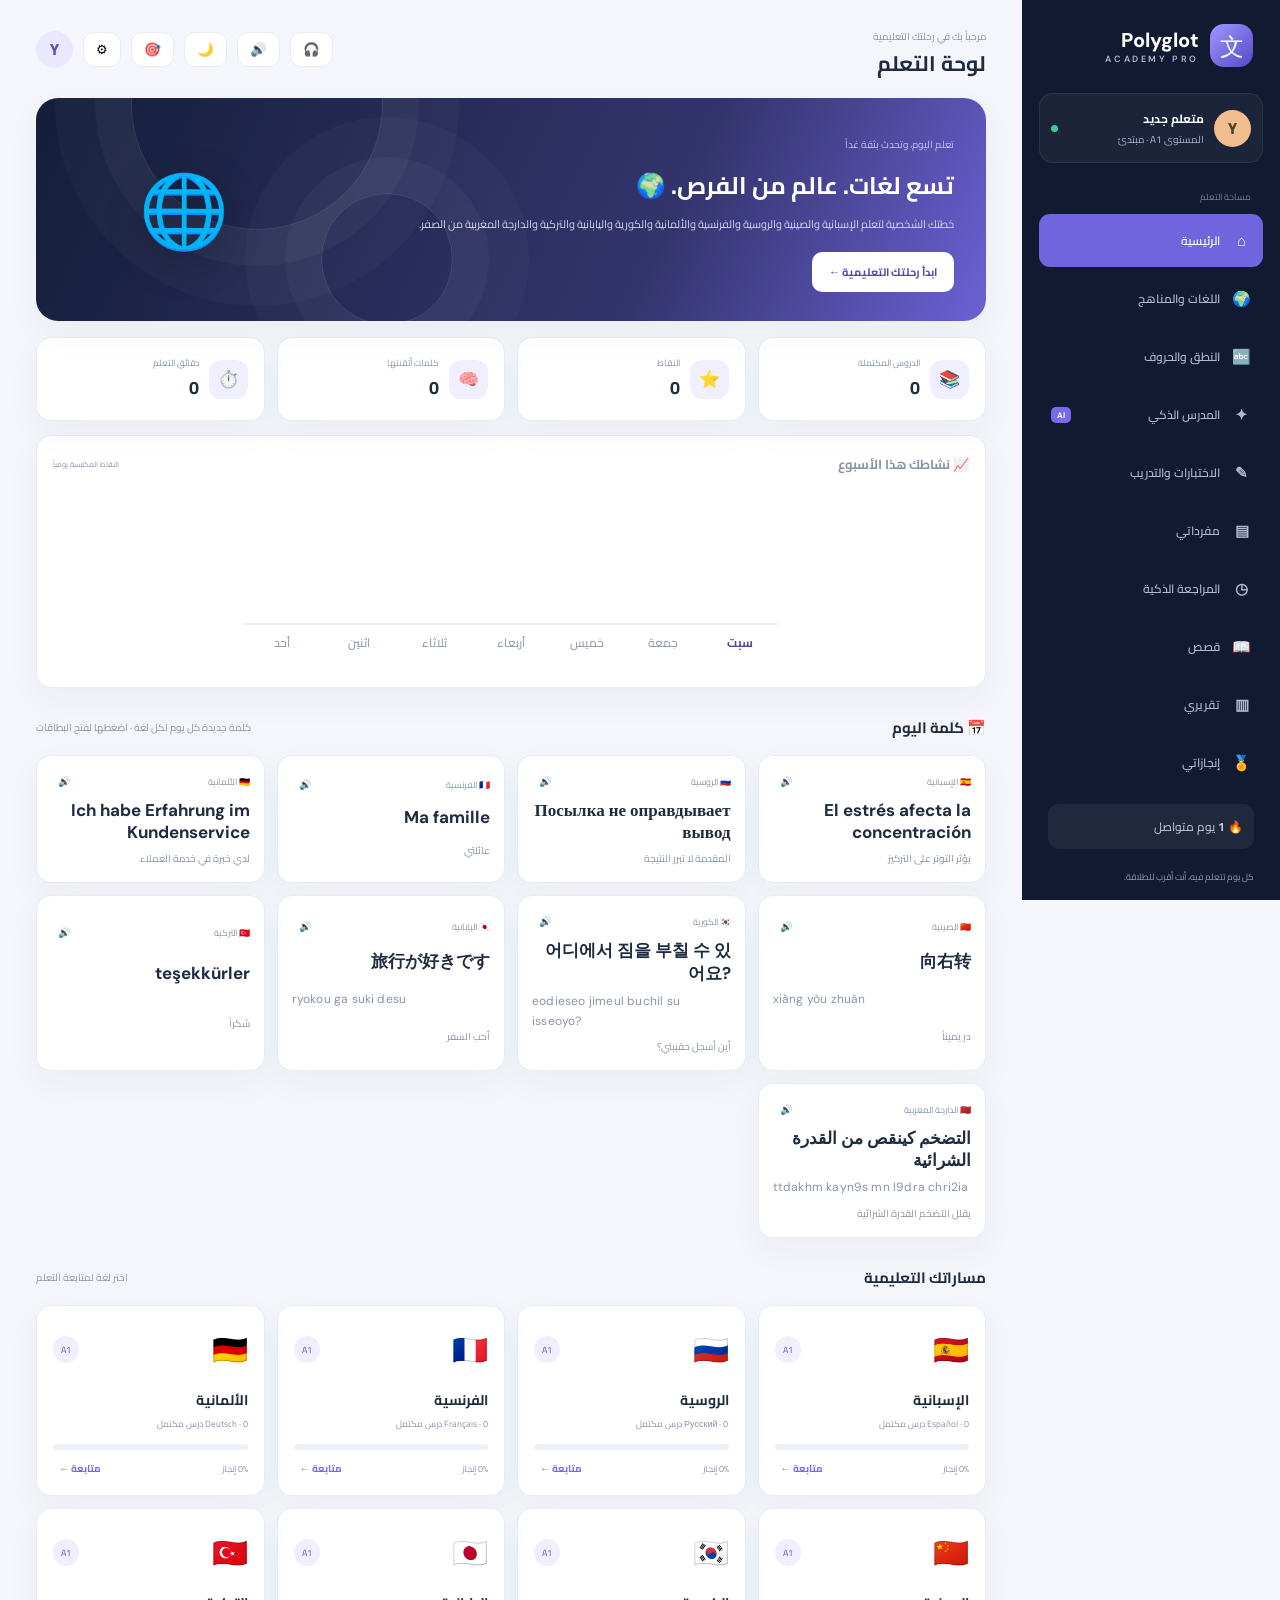
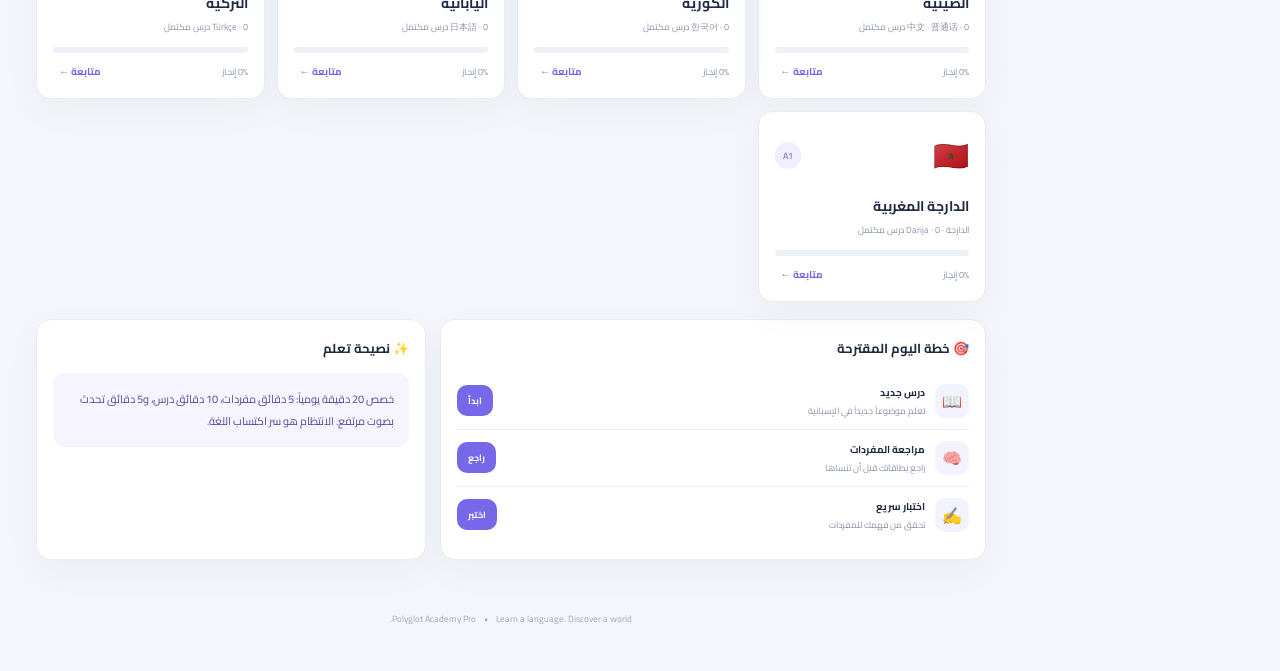
<file: index.html>
<!DOCTYPE html>
<html lang="ar" dir="rtl">
<head>
<meta charset="UTF-8"><meta name="viewport" content="width=device-width,initial-scale=1,viewport-fit=cover">
<meta name="theme-color" content="#10172b"><meta name="mobile-web-app-capable" content="yes"><meta name="apple-mobile-web-app-capable" content="yes"><meta name="apple-mobile-web-app-status-bar-style" content="black-translucent"><meta name="apple-mobile-web-app-title" content="Polyglot Pro"><meta name="description" content="Polyglot Academy - منصة تعلم الإسبانية والصينية والكورية واليابانية والتركية والروسية والفرنسية والألمانية والدارجة المغربية">
<link rel="manifest" href="manifest.json"><link rel="icon" href="icon.svg" type="image/svg+xml"><link rel="apple-touch-icon" href="icon-192.png"><link rel="stylesheet" href="styles.css?v=33">
<title>Polyglot Academy Pro</title>
</head>
<body>
<script>if(localStorage.getItem("polyglot-theme")==="dark")document.body.classList.add("dark")</script>
<aside class="sidebar" id="sidebar">
 <a class="brand" href="#"><span class="brand-icon">文</span><span><b>Polyglot</b><small>ACADEMY PRO</small></span></a>
 <div class="user-card"><div class="avatar">Y</div><div><b>متعلم جديد</b><small>المستوى A1 · مبتدئ</small></div><span class="online"></span></div>
 <div class="nav-label">مساحة التعلم</div>
 <nav>
  <button class="nav active" data-page="dashboard"><i>⌂</i> الرئيسية</button>
  <button class="nav" data-page="languages"><i>🌍</i> اللغات والمناهج</button>
  <button class="nav" data-page="alphabet"><i>🔤</i> النطق والحروف</button>
  <button class="nav" data-page="tutor"><i>✦</i> المدرس الذكي <em>AI</em></button>
  <button class="nav" data-page="practice"><i>✎</i> الاختبارات والتدريب</button>
  <button class="nav" data-page="vocabulary"><i>▤</i> مفرداتي</button>
  <button class="nav" data-page="review"><i>◷</i> المراجعة الذكية</button>
  <button class="nav" data-page="stories"><i>📖</i> قصص</button>
  <button class="nav" data-page="progress"><i>▥</i> تقريري</button>
  <button class="nav" data-page="achievements"><i>🏅</i> إنجازاتي</button>
 </nav>
 <div class="sidebar-bottom"><div class="streak">🔥 <b id="streak">1</b> يوم متواصل</div><small>كل يوم تتعلم فيه، أنت أقرب للطلاقة.</small></div>
</aside>
<div class="backdrop" id="backdrop"></div>
<main class="main">
 <header class="topbar"><button class="menu" id="menuBtn">☰</button><div><small class="muted">مرحباً بك في رحلتك التعليمية</small><h2 id="pageTitle">لوحة التعلم</h2></div><div class="top-actions"><button class="icon-btn" id="rateBtn" title="سرعة النطق">🔊</button><button class="icon-btn" id="themeBtn" title="الوضع الليلي">🌙</button><button class="icon-btn" id="goalBtn" title="هدف اليوم">🎯</button><button class="icon-btn" id="settingsBtn" title="الإعدادات">⚙</button><div class="user-mini">Y</div></div></header>
 <section id="content"></section>
 <footer>Polyglot Academy Pro <span>•</span> Learn a language. Discover a world.</footer>
</main>
<div class="toast" id="toast"></div>
<script src="content.js?v=33"></script>
<script src="grammar.js?v=33"></script>
<script src="units2.js?v=33"></script>
<script src="grammar2.js?v=33"></script>
<script src="verbs.js?v=33"></script>
<script src="quizlogic.js?v=33"></script>
<script src="alphabet.js?v=33"></script>
<script src="zh.js?v=33"></script>
<script src="ko.js?v=33"></script>
<script src="ja.js?v=33"></script>
<script src="tr.js?v=33"></script>
<script src="ma.js?v=33"></script>
<script src="ma2.js?v=33"></script>
<script src="ma3.js?v=33"></script>
<script src="ma4.js?v=33"></script>
<script src="arpron.js?v=33"></script>
<script src="gpron1.js?v=33"></script>
<script src="gpron2.js?v=33"></script>
<script src="gfix1.js?v=33"></script>
<script src="gfix2.js?v=33"></script>
<script src="units3.js?v=33"></script><script src="app.js?v=33"></script>
<script src="53-vpjs.js?v=33"></script>
<script>
if("serviceWorker" in navigator){window.addEventListener("load",function(){navigator.serviceWorker.register("sw.js").catch(function(){})})}
(function(){
var deferredPrompt=null;
window.addEventListener("beforeinstallprompt",function(e){
e.preventDefault();deferredPrompt=e;
if(document.getElementById("pgInstallBtn"))return;
var b=document.createElement("button");
b.id="pgInstallBtn";
b.textContent="⬇ ثبّت التطبيق";
b.style.cssText="position:fixed;bottom:18px;left:18px;z-index:99999;background:#e5a13b;color:#10172b;border:0;border-radius:14px;padding:11px 18px;font-family:inherit;font-size:15px;font-weight:700;cursor:pointer;box-shadow:0 6px 18px rgba(0,0,0,.3);direction:rtl";
b.onclick=function(){b.remove();if(deferredPrompt){deferredPrompt.prompt();deferredPrompt=null}};
document.body.appendChild(b);
setTimeout(function(){if(b.parentNode)b.remove()},45000);
});
window.addEventListener("appinstalled",function(){var b=document.getElementById("pgInstallBtn");if(b)b.remove()});
})();
</script>
</body></html>
</file>
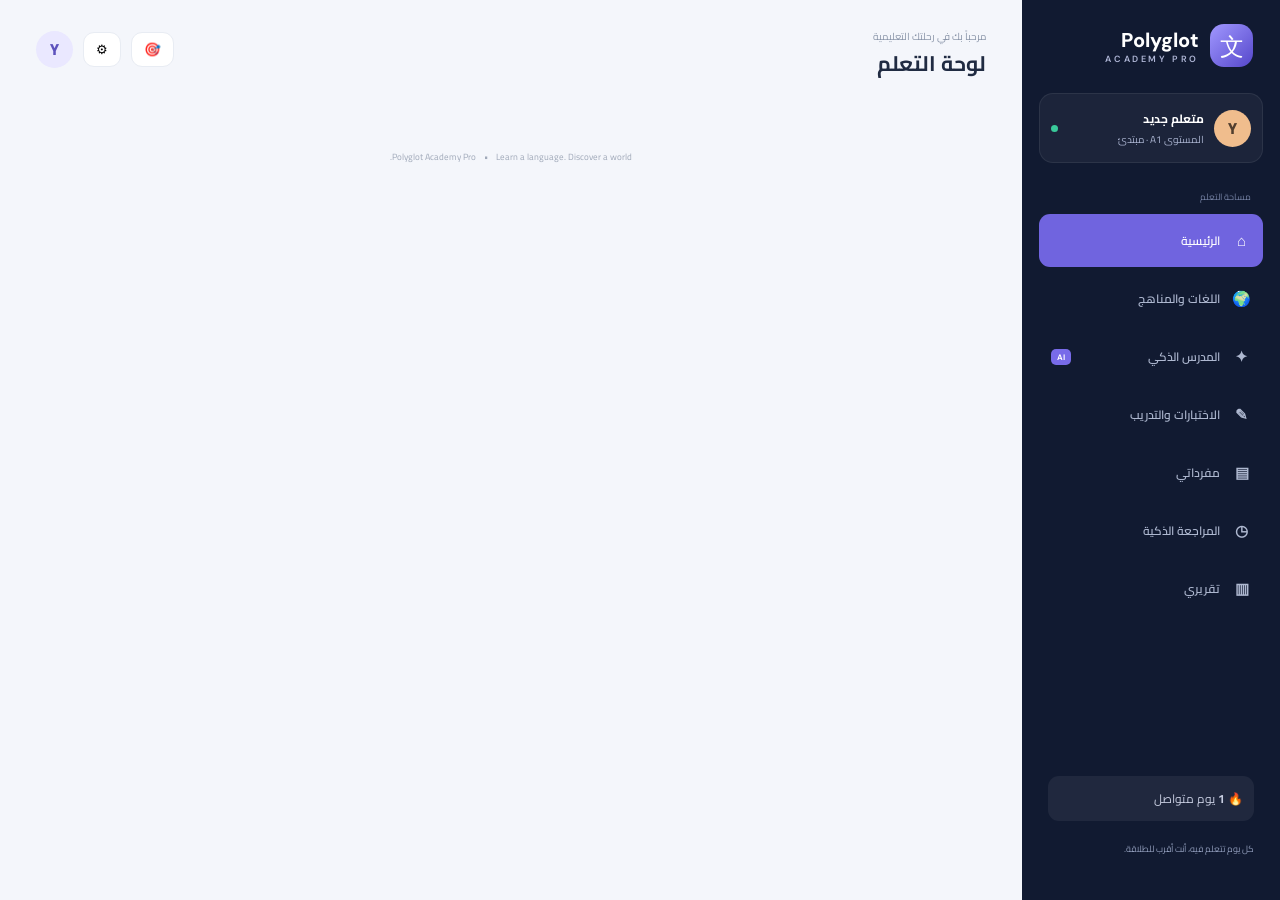
<file: 1-index.html>
<!DOCTYPE html>
<html lang="ar" dir="rtl">
<head>
<meta charset="UTF-8"><meta name="viewport" content="width=device-width,initial-scale=1">
<meta name="theme-color" content="#10172b"><meta name="description" content="Polyglot Academy - منصة تعلم الإسبانية والروسية والفرنسية والألمانية">
<link rel="manifest" href="manifest.json"><link rel="stylesheet" href="styles.css">
<title>Polyglot Academy Pro</title>
</head>
<body>
<aside class="sidebar" id="sidebar">
 <a class="brand" href="#"><span class="brand-icon">文</span><span><b>Polyglot</b><small>ACADEMY PRO</small></span></a>
 <div class="user-card"><div class="avatar">Y</div><div><b>متعلم جديد</b><small>المستوى A1 · مبتدئ</small></div><span class="online"></span></div>
 <div class="nav-label">مساحة التعلم</div>
 <nav>
  <button class="nav active" data-page="dashboard"><i>⌂</i> الرئيسية</button>
  <button class="nav" data-page="languages"><i>🌍</i> اللغات والمناهج</button>
  <button class="nav" data-page="tutor"><i>✦</i> المدرس الذكي <em>AI</em></button>
  <button class="nav" data-page="practice"><i>✎</i> الاختبارات والتدريب</button>
  <button class="nav" data-page="vocabulary"><i>▤</i> مفرداتي</button>
  <button class="nav" data-page="review"><i>◷</i> المراجعة الذكية</button>
  <button class="nav" data-page="progress"><i>▥</i> تقريري</button>
 </nav>
 <div class="sidebar-bottom"><div class="streak">🔥 <b id="streak">1</b> يوم متواصل</div><small>كل يوم تتعلم فيه، أنت أقرب للطلاقة.</small></div>
</aside>
<main class="main">
 <header class="topbar"><button class="menu" id="menuBtn">☰</button><div><small class="muted">مرحباً بك في رحلتك التعليمية</small><h2 id="pageTitle">لوحة التعلم</h2></div><div class="top-actions"><button class="icon-btn" id="goalBtn" title="هدف اليوم">🎯</button><button class="icon-btn" id="settingsBtn" title="الإعدادات">⚙</button><div class="user-mini">Y</div></div></header>
 <section id="content"></section>
 <footer>Polyglot Academy Pro <span>•</span> Learn a language. Discover a world.</footer>
</main>
<div class="toast" id="toast"></div>
<script src="app.js"></script>
</body></html>
</file>
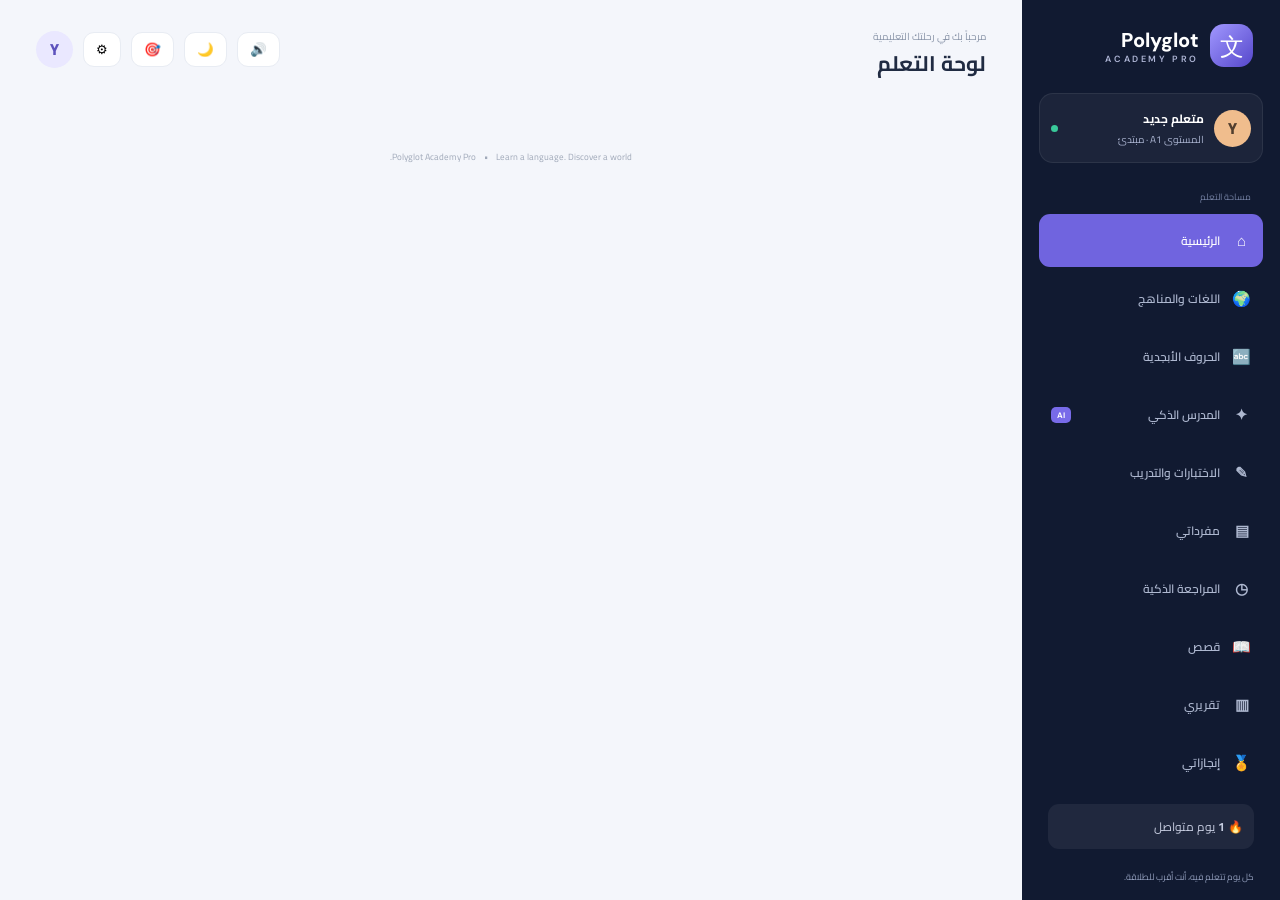
<file: 2-index.html>
<!DOCTYPE html>
<html lang="ar" dir="rtl">
<head>
<meta charset="UTF-8"><meta name="viewport" content="width=device-width,initial-scale=1,viewport-fit=cover">
<meta name="theme-color" content="#10172b"><meta name="description" content="Polyglot Academy - منصة تعلم الإسبانية والروسية والفرنسية والألمانية">
<link rel="manifest" href="manifest.json"><link rel="icon" href="icon.svg" type="image/svg+xml"><link rel="apple-touch-icon" href="icon-192.png"><link rel="stylesheet" href="styles.css?v=13">
<title>Polyglot Academy Pro</title>
</head>
<body>
<script>if(localStorage.getItem("polyglot-theme")==="dark")document.body.classList.add("dark")</script>
<aside class="sidebar" id="sidebar">
 <a class="brand" href="#"><span class="brand-icon">文</span><span><b>Polyglot</b><small>ACADEMY PRO</small></span></a>
 <div class="user-card"><div class="avatar">Y</div><div><b>متعلم جديد</b><small>المستوى A1 · مبتدئ</small></div><span class="online"></span></div>
 <div class="nav-label">مساحة التعلم</div>
 <nav>
  <button class="nav active" data-page="dashboard"><i>⌂</i> الرئيسية</button>
  <button class="nav" data-page="languages"><i>🌍</i> اللغات والمناهج</button>
  <button class="nav" data-page="alphabet"><i>🔤</i> الحروف الأبجدية</button>
  <button class="nav" data-page="tutor"><i>✦</i> المدرس الذكي <em>AI</em></button>
  <button class="nav" data-page="practice"><i>✎</i> الاختبارات والتدريب</button>
  <button class="nav" data-page="vocabulary"><i>▤</i> مفرداتي</button>
  <button class="nav" data-page="review"><i>◷</i> المراجعة الذكية</button>
  <button class="nav" data-page="stories"><i>📖</i> قصص</button>
  <button class="nav" data-page="progress"><i>▥</i> تقريري</button>
  <button class="nav" data-page="achievements"><i>🏅</i> إنجازاتي</button>
 </nav>
 <div class="sidebar-bottom"><div class="streak">🔥 <b id="streak">1</b> يوم متواصل</div><small>كل يوم تتعلم فيه، أنت أقرب للطلاقة.</small></div>
</aside>
<div class="backdrop" id="backdrop"></div>
<main class="main">
 <header class="topbar"><button class="menu" id="menuBtn">☰</button><div><small class="muted">مرحباً بك في رحلتك التعليمية</small><h2 id="pageTitle">لوحة التعلم</h2></div><div class="top-actions"><button class="icon-btn" id="rateBtn" title="سرعة النطق">🔊</button><button class="icon-btn" id="themeBtn" title="الوضع الليلي">🌙</button><button class="icon-btn" id="goalBtn" title="هدف اليوم">🎯</button><button class="icon-btn" id="settingsBtn" title="الإعدادات">⚙</button><div class="user-mini">Y</div></div></header>
 <section id="content"></section>
 <footer>Polyglot Academy Pro <span>•</span> Learn a language. Discover a world.</footer>
</main>
<div class="toast" id="toast"></div>
<script src="content.js?v=13"></script>
<script src="grammar.js?v=13"></script>
<script src="units2.js?v=13"></script>
<script src="grammar2.js?v=13"></script>
<script src="verbs.js?v=13"></script>
<script src="quizlogic.js?v=13"></script>
<script src="alphabet.js?v=13"></script>
<script src="app.js?v=13"></script>
</body></html>
</file>
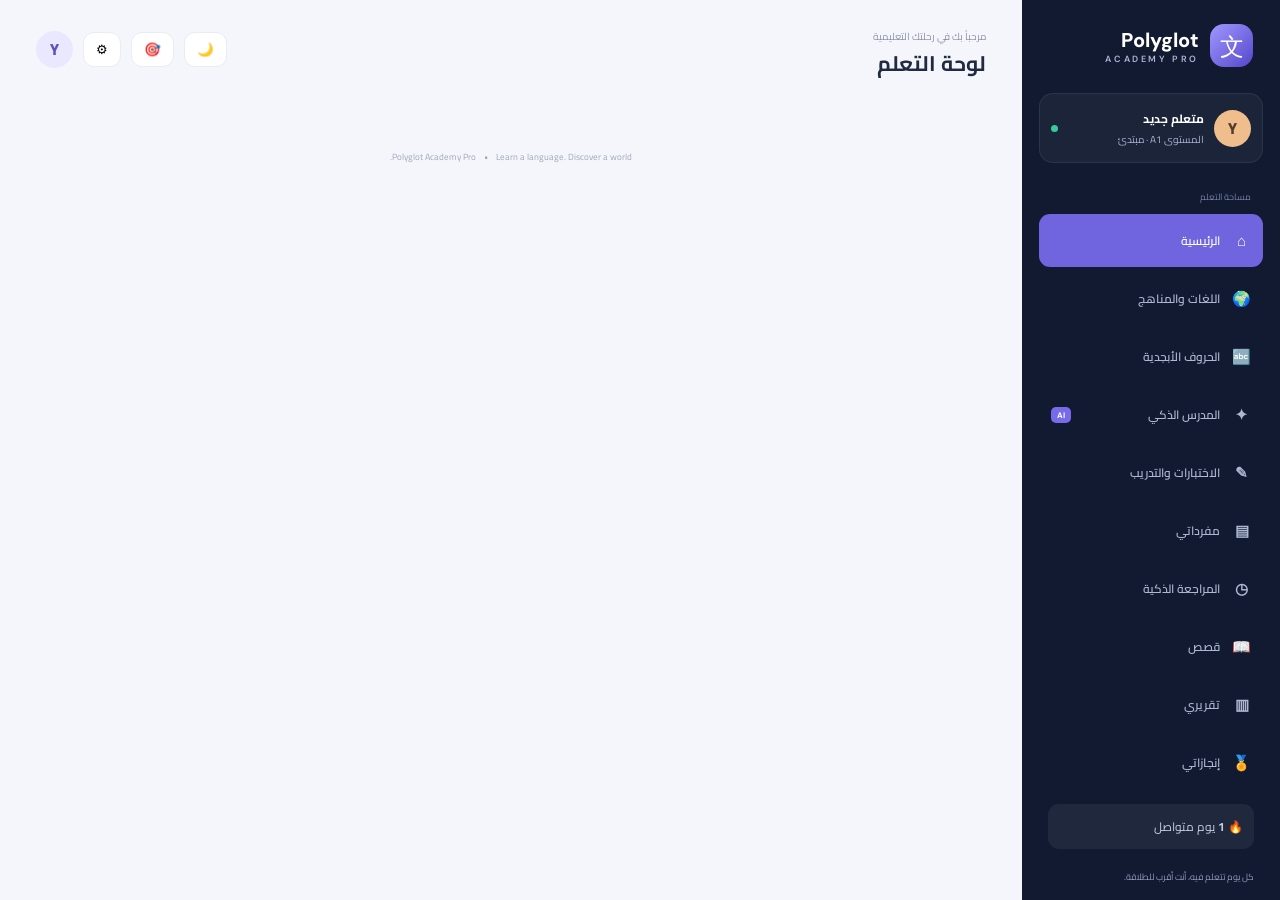
<file: 4-index.html>
<!DOCTYPE html>
<html lang="ar" dir="rtl">
<head>
<meta charset="UTF-8"><meta name="viewport" content="width=device-width,initial-scale=1,viewport-fit=cover">
<meta name="theme-color" content="#10172b"><meta name="description" content="Polyglot Academy - منصة تعلم الإسبانية والروسية والفرنسية والألمانية">
<link rel="manifest" href="manifest.json"><link rel="icon" href="icon.svg" type="image/svg+xml"><link rel="apple-touch-icon" href="icon-192.png"><link rel="stylesheet" href="styles.css?v=11">
<title>Polyglot Academy Pro</title>
</head>
<body>
<script>if(localStorage.getItem("polyglot-theme")==="dark")document.body.classList.add("dark")</script>
<aside class="sidebar" id="sidebar">
 <a class="brand" href="#"><span class="brand-icon">文</span><span><b>Polyglot</b><small>ACADEMY PRO</small></span></a>
 <div class="user-card"><div class="avatar">Y</div><div><b>متعلم جديد</b><small>المستوى A1 · مبتدئ</small></div><span class="online"></span></div>
 <div class="nav-label">مساحة التعلم</div>
 <nav>
  <button class="nav active" data-page="dashboard"><i>⌂</i> الرئيسية</button>
  <button class="nav" data-page="languages"><i>🌍</i> اللغات والمناهج</button>
  <button class="nav" data-page="alphabet"><i>🔤</i> الحروف الأبجدية</button>
  <button class="nav" data-page="tutor"><i>✦</i> المدرس الذكي <em>AI</em></button>
  <button class="nav" data-page="practice"><i>✎</i> الاختبارات والتدريب</button>
  <button class="nav" data-page="vocabulary"><i>▤</i> مفرداتي</button>
  <button class="nav" data-page="review"><i>◷</i> المراجعة الذكية</button>
  <button class="nav" data-page="stories"><i>📖</i> قصص</button>
  <button class="nav" data-page="progress"><i>▥</i> تقريري</button>
  <button class="nav" data-page="achievements"><i>🏅</i> إنجازاتي</button>
 </nav>
 <div class="sidebar-bottom"><div class="streak">🔥 <b id="streak">1</b> يوم متواصل</div><small>كل يوم تتعلم فيه، أنت أقرب للطلاقة.</small></div>
</aside>
<main class="main">
 <header class="topbar"><button class="menu" id="menuBtn">☰</button><div><small class="muted">مرحباً بك في رحلتك التعليمية</small><h2 id="pageTitle">لوحة التعلم</h2></div><div class="top-actions"><button class="icon-btn" id="themeBtn" title="الوضع الليلي">🌙</button><button class="icon-btn" id="goalBtn" title="هدف اليوم">🎯</button><button class="icon-btn" id="settingsBtn" title="الإعدادات">⚙</button><div class="user-mini">Y</div></div></header>
 <section id="content"></section>
 <footer>Polyglot Academy Pro <span>•</span> Learn a language. Discover a world.</footer>
</main>
<div class="toast" id="toast"></div>
<script src="content.js?v=11"></script>
<script src="grammar.js?v=11"></script>
<script src="units2.js?v=11"></script>
<script src="grammar2.js?v=11"></script>
<script src="verbs.js?v=11"></script>
<script src="quizlogic.js?v=11"></script>
<script src="alphabet.js?v=11"></script>
<script src="app.js?v=11"></script>
</body></html>
</file>
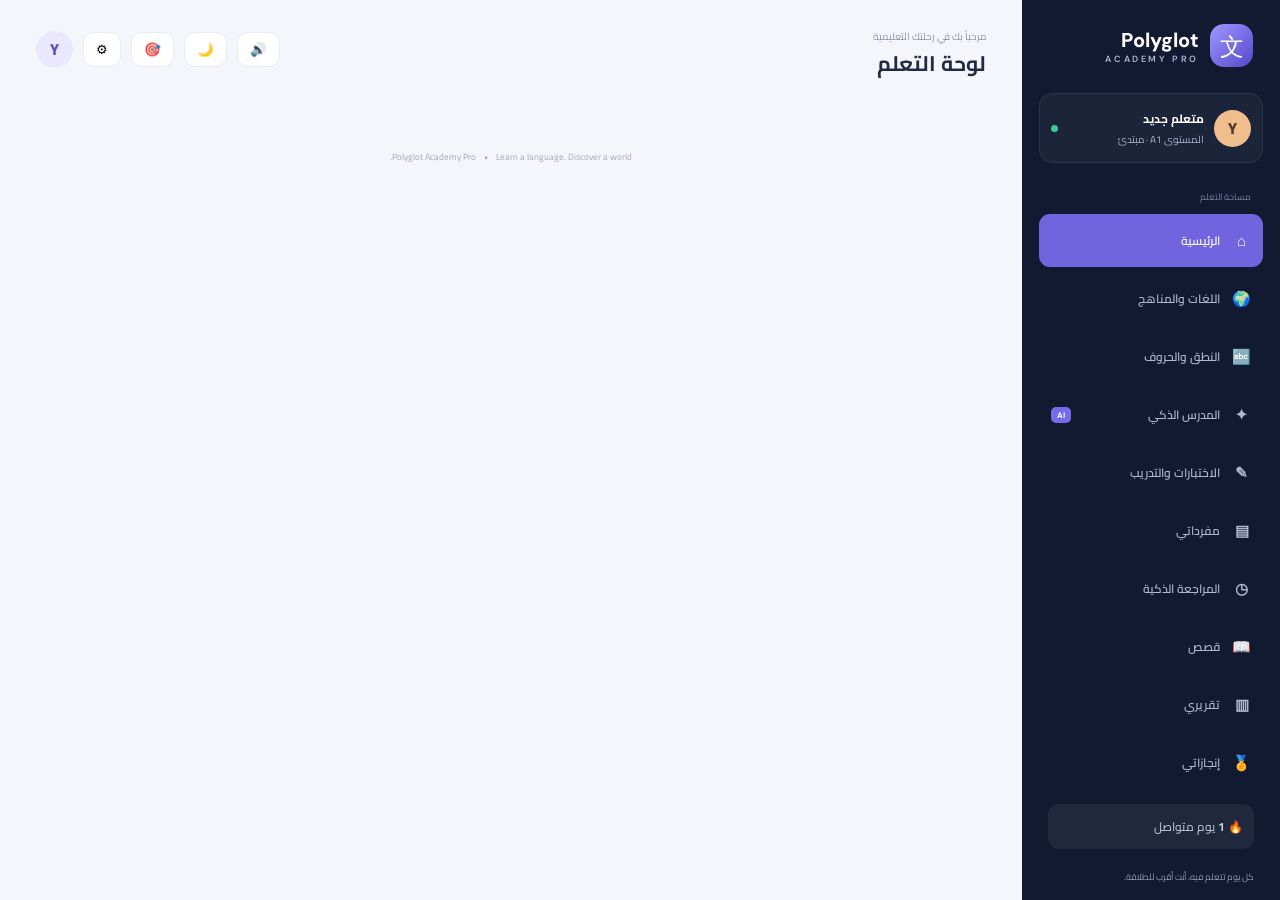
<file: 6-index.html>
<!DOCTYPE html>
<html lang="ar" dir="rtl">
<head>
<meta charset="UTF-8"><meta name="viewport" content="width=device-width,initial-scale=1,viewport-fit=cover">
<meta name="theme-color" content="#10172b"><meta name="description" content="Polyglot Academy - منصة تعلم الإسبانية والصينية والروسية والفرنسية والألمانية">
<link rel="manifest" href="manifest.json"><link rel="icon" href="icon.svg" type="image/svg+xml"><link rel="apple-touch-icon" href="icon-192.png"><link rel="stylesheet" href="styles.css?v=15">
<title>Polyglot Academy Pro</title>
</head>
<body>
<script>if(localStorage.getItem("polyglot-theme")==="dark")document.body.classList.add("dark")</script>
<aside class="sidebar" id="sidebar">
 <a class="brand" href="#"><span class="brand-icon">文</span><span><b>Polyglot</b><small>ACADEMY PRO</small></span></a>
 <div class="user-card"><div class="avatar">Y</div><div><b>متعلم جديد</b><small>المستوى A1 · مبتدئ</small></div><span class="online"></span></div>
 <div class="nav-label">مساحة التعلم</div>
 <nav>
  <button class="nav active" data-page="dashboard"><i>⌂</i> الرئيسية</button>
  <button class="nav" data-page="languages"><i>🌍</i> اللغات والمناهج</button>
  <button class="nav" data-page="alphabet"><i>🔤</i> النطق والحروف</button>
  <button class="nav" data-page="tutor"><i>✦</i> المدرس الذكي <em>AI</em></button>
  <button class="nav" data-page="practice"><i>✎</i> الاختبارات والتدريب</button>
  <button class="nav" data-page="vocabulary"><i>▤</i> مفرداتي</button>
  <button class="nav" data-page="review"><i>◷</i> المراجعة الذكية</button>
  <button class="nav" data-page="stories"><i>📖</i> قصص</button>
  <button class="nav" data-page="progress"><i>▥</i> تقريري</button>
  <button class="nav" data-page="achievements"><i>🏅</i> إنجازاتي</button>
 </nav>
 <div class="sidebar-bottom"><div class="streak">🔥 <b id="streak">1</b> يوم متواصل</div><small>كل يوم تتعلم فيه، أنت أقرب للطلاقة.</small></div>
</aside>
<div class="backdrop" id="backdrop"></div>
<main class="main">
 <header class="topbar"><button class="menu" id="menuBtn">☰</button><div><small class="muted">مرحباً بك في رحلتك التعليمية</small><h2 id="pageTitle">لوحة التعلم</h2></div><div class="top-actions"><button class="icon-btn" id="rateBtn" title="سرعة النطق">🔊</button><button class="icon-btn" id="themeBtn" title="الوضع الليلي">🌙</button><button class="icon-btn" id="goalBtn" title="هدف اليوم">🎯</button><button class="icon-btn" id="settingsBtn" title="الإعدادات">⚙</button><div class="user-mini">Y</div></div></header>
 <section id="content"></section>
 <footer>Polyglot Academy Pro <span>•</span> Learn a language. Discover a world.</footer>
</main>
<div class="toast" id="toast"></div>
<script src="content.js?v=15"></script>
<script src="grammar.js?v=15"></script>
<script src="units2.js?v=15"></script>
<script src="grammar2.js?v=15"></script>
<script src="verbs.js?v=15"></script>
<script src="quizlogic.js?v=15"></script>
<script src="alphabet.js?v=15"></script>
<script src="zh.js?v=15"></script>
<script src="app.js?v=15"></script>
</body></html>
</file>
<file: styles.css>
@import url('https://fonts.googleapis.com/css2?family=Cairo:wght@400;500;600;700;800&family=DM+Sans:wght@400;500;600;700;800&display=swap');
:root{--navy:#111a31;--navy2:#1c2947;--purple:#7668e8;--purple2:#eeeaff;--bg:#f4f6fb;--ink:#202b42;--muted:#8994a8;--line:#e8ecf3;--white:#fff;--green:#20a779;--shadow:0 12px 35px #25375c0b}
*{box-sizing:border-box}body{margin:0;background:var(--bg);color:var(--ink);font-family:Cairo,Arial,sans-serif;display:flex;min-height:100vh}.sidebar{position:fixed;right:0;top:0;bottom:0;width:258px;background:var(--navy);color:#fff;padding:24px 17px;display:flex;flex-direction:column;z-index:40;overflow-y:auto;overscroll-behavior:contain}.brand{display:flex;align-items:center;gap:11px;padding:0 10px 26px;color:white;text-decoration:none}.brand-icon{width:43px;height:43px;border-radius:14px;background:linear-gradient(135deg,#a198ff,#5547cb);display:grid;place-items:center;font-size:24px}.brand b{display:block;font:800 20px 'DM Sans'}.brand small{display:block;font:600 9px 'DM Sans';letter-spacing:2.6px;color:#aeb5d5}.user-card{display:flex;align-items:center;gap:10px;padding:13px 11px;background:#ffffff0c;border:1px solid #ffffff12;border-radius:14px;margin-bottom:25px}.avatar,.user-mini{width:37px;height:37px;border-radius:50%;display:grid;place-items:center;background:#f0bd8d;color:#513e2e;font-weight:800}.user-card b,.user-card small{display:block}.user-card b{font-size:12px}.user-card small{font-size:10px;color:#aab4d0}.online{width:7px;height:7px;border-radius:50%;background:#39c99a;margin-right:auto}.nav-label{font-size:9px;color:#7582a4;padding:0 12px 9px}nav{display:grid;gap:5px}.nav{width:100%;border:0;background:transparent;color:#aeb8d0;text-align:right;padding:12px;border-radius:11px;display:flex;align-items:center;gap:12px;font:600 12px Cairo;cursor:pointer}.nav i{font-style:normal;width:19px;text-align:center;font-size:15px}.nav em{font:700 8px 'DM Sans';background:#786be9;color:white;padding:3px 6px;border-radius:5px;margin-right:auto}.nav.active,.nav:hover{background:#7064df;color:#fff}.sidebar-bottom{margin-top:auto;padding:15px 9px;color:#c7cde0}.streak{background:#ffffff10;border-radius:11px;padding:11px;font-size:12px;margin-bottom:10px}.sidebar-bottom small{font-size:9px;color:#8f9bb9}.main{margin-right:258px;width:calc(100% - 258px);padding:0 36px 24px;max-width:1600px}.topbar{min-height:98px;display:flex;align-items:center;justify-content:space-between}.topbar>div:nth-child(2){flex:1;min-width:0}.topbar h2{font-size:21px;margin:1px 0;line-height:1.35}.muted{color:var(--muted);font-size:10px}.top-actions{display:flex;gap:10px;align-items:center}.icon-btn,.menu{border:1px solid var(--line);background:#fff;border-radius:11px;padding:9px 12px;cursor:pointer}.user-mini{background:#eae8ff;color:#5d52bd}.menu{display:none}#content{padding-bottom:30px}.hero{background:linear-gradient(115deg,#141e39,#34346d 66%,#6c61d5);color:white;border-radius:22px;padding:29px 32px;min-height:190px;display:flex;align-items:center;justify-content:space-between;position:relative;overflow:hidden;box-shadow:var(--shadow)}.hero:before,.hero:after{content:"";position:absolute;border:1px solid #ffffff20;border-radius:50%;width:250px;height:250px;left:10%;top:-120px;box-shadow:0 0 0 36px #ffffff08,0 0 0 76px #ffffff06}.hero:after{width:130px;height:130px;left:30%;top:95px}.hero-copy{position:relative;z-index:1}.hero h1{font-size:24px;margin:6px 0}.hero p{font-size:11px;color:#d5d7ef;margin:0 0 18px}.hero-art{font-size:72px;z-index:1;margin-left:8%;filter:drop-shadow(0 10px 18px #0004)}.eyebrow{font-size:10px;color:#c6c4f5}.btn{border:0;background:var(--purple);color:white;border-radius:10px;padding:10px 17px;font:700 11px Cairo;cursor:pointer}.btn.light{background:#fff;color:#5047b4}.btn.ghost{background:#fff;color:var(--purple);border:1px solid #e5e1ff}.btn.dark{background:var(--navy)}.section-head{display:flex;align-items:center;justify-content:space-between;margin:25px 0 13px}.section-head h3{font-size:15px;margin:0}.section-head small,.subtext{font-size:10px;color:var(--muted)}.stats{display:grid;grid-template-columns:repeat(4,1fr);gap:12px;margin-top:16px}.stat,.panel,.language-card,.lesson-card,.metric{background:#fff;border:1px solid var(--line);border-radius:15px;padding:16px;box-shadow:var(--shadow)}.stat{display:flex;align-items:center;gap:10px}.stat-icon{width:39px;height:39px;border-radius:12px;background:#f0efff;display:grid;place-items:center;font-size:17px}.stat small{display:block;color:var(--muted);font-size:9px}.stat b{font-size:18px}.language-grid{display:grid;grid-template-columns:repeat(4,1fr);gap:12px}.language-card{padding:16px;position:relative;overflow:hidden}.lang-head{display:flex;justify-content:space-between;align-items:center}.flag{font-size:29px}.tag{font-size:9px;color:#6459ca;background:#f1efff;padding:5px 8px;border-radius:20px}.language-card h3{font-size:14px;margin:10px 0 0}.language-card p{font-size:9px;color:var(--muted);margin:2px 0 12px}.track{height:6px;background:#edf0f6;border-radius:8px;overflow:hidden;margin:8px 0}.track span{display:block;height:100%;background:var(--accent,var(--purple));border-radius:8px}.card-foot{display:flex;justify-content:space-between;align-items:center;color:var(--muted);font-size:9px}.card-foot button{border:0;background:none;color:var(--purple);font:700 10px Cairo;cursor:pointer}.two-col{display:grid;grid-template-columns:1.4fr 1fr;gap:14px;margin-top:17px}.panel h3{font-size:13px;margin:0 0 13px}.task{display:flex;align-items:center;gap:10px;padding:10px 0;border-bottom:1px solid var(--line)}.task:last-child{border:0}.task-icon{width:34px;height:34px;border-radius:10px;background:#f3f2ff;display:grid;place-items:center}.task b{display:block;font-size:10px}.task small{display:block;font-size:9px;color:var(--muted)}.task .btn{margin-right:auto;padding:7px 11px;font-size:9px}.quote{background:#f5f4ff;border-radius:12px;padding:15px;color:#514a9e;font-size:11px;line-height:2}.page-intro{color:var(--muted);font-size:11px;margin:0 0 17px}.course-grid{display:grid;grid-template-columns:repeat(2,1fr);gap:13px}.course-row{display:flex;align-items:center;gap:12px}.course-row h3{font-size:14px;margin:0}.course-row p{font-size:9px;color:var(--muted);margin:2px 0}.course-row .btn{margin-right:auto}.level-grid{display:grid;grid-template-columns:repeat(3,1fr);gap:10px}.level{background:white;border:1px solid var(--line);border-radius:13px;padding:13px;cursor:pointer;text-align:right}.level b{font:800 15px 'DM Sans';color:var(--purple)}.level small{display:block;color:var(--muted);font-size:9px;margin-top:4px}.level.active{border-color:var(--purple);background:#f8f7ff}.lesson-list{display:grid;gap:9px}.lesson{display:flex;align-items:center;gap:12px;background:white;border:1px solid var(--line);border-radius:12px;padding:12px}.lesson-num{width:32px;height:32px;border-radius:9px;background:#f1efff;color:#6459ca;display:grid;place-items:center;font-weight:800}.lesson b{font-size:11px}.lesson small{display:block;font-size:9px;color:var(--muted)}.lesson button{margin-right:auto}.tabs{display:flex;gap:7px;flex-wrap:wrap;margin-bottom:14px}.tab{border:1px solid var(--line);background:white;border-radius:9px;padding:7px 12px;font:600 10px Cairo;cursor:pointer}.tab.active{background:var(--navy);color:white}.quiz-box,.tutor-box{max-width:760px;margin:auto;background:white;border:1px solid var(--line);border-radius:17px;padding:22px}.question{font-size:20px;margin:22px 0 5px}.foreign{direction:ltr;text-align:right;font:600 17px 'DM Sans';color:#5b50c2}.answers{display:grid;gap:8px;margin:18px 0}.answer{border:1px solid var(--line);border-radius:10px;background:white;padding:11px;text-align:right;font:600 11px Cairo;cursor:pointer}.answer.correct{background:#e8f8f1;border-color:#25ac7a}.answer.wrong{background:#fff0f0;border-color:#db7474}.feedback{font-size:11px;min-height:22px}.flashcard{max-width:500px;margin:12px auto;background:linear-gradient(140deg,#202a50,#655bd0);color:white;border-radius:18px;padding:42px 20px;text-align:center;min-height:205px;display:grid;place-content:center;gap:12px;cursor:pointer}.flashcard strong{font:700 32px 'DM Sans'}.flashcard small{font-size:10px;color:#d9d8f7}.center-actions{display:flex;justify-content:center;gap:8px;flex-wrap:wrap}.chat-log{height:290px;overflow:auto;background:#f7f8fc;border-radius:12px;padding:13px;margin:14px 0;display:flex;flex-direction:column;gap:10px}.bubble{max-width:85%;padding:10px 13px;border-radius:12px;font-size:11px;line-height:1.9}.bubble.ai{background:white;border:1px solid var(--line);align-self:flex-start}.bubble.user{background:#eae8ff;color:#40378e;align-self:flex-end}.chat-input{display:flex;gap:8px}.chat-input input,.field{width:100%;border:1px solid var(--line);border-radius:10px;padding:11px;font:11px Cairo;outline:none}.chat-input input:focus,.field:focus{border-color:var(--purple)}.note{background:#fff8e8;border:1px solid #f3e4bb;color:#80652d;padding:12px;border-radius:11px;font-size:10px;line-height:1.8;margin-bottom:12px}.metric-grid{display:grid;grid-template-columns:repeat(3,1fr);gap:12px}.metric b{display:block;font-size:22px;color:var(--purple)}.metric small{font-size:9px;color:var(--muted)}.toast{position:fixed;bottom:22px;left:22px;background:#17213a;color:white;padding:11px 16px;border-radius:11px;font-size:11px;opacity:0;transform:translateY(8px);transition:.2s;z-index:20}.toast.show{opacity:1;transform:none}footer{text-align:center;color:#a0a9b9;font-size:9px;padding:20px}footer span{padding:0 6px}
@media(max-width:1100px){.language-grid{grid-template-columns:repeat(2,1fr)}.stats{grid-template-columns:repeat(2,1fr)}.main{padding:0 22px}.two-col{grid-template-columns:1fr}}
@media(max-width:700px){.sidebar{transform:translateX(105%);transition:.25s;width:260px}.sidebar.open{transform:none}.backdrop{position:fixed;inset:0;background:#0b102099;z-index:30;opacity:0;pointer-events:none;transition:.2s}.backdrop.show{opacity:1;pointer-events:auto}body.menu-open{overflow:hidden}.main{margin:0;width:100%;padding:0 14px 18px}.topbar{min-height:82px;gap:9px}.menu{display:block}.topbar>div:nth-child(2){margin-left:auto}.topbar h2{font-size:17px}.top-actions{gap:6px}.icon-btn{padding:8px}.hero{padding:22px 18px;min-height:170px}.hero h1{font-size:19px}.hero-art{font-size:49px;margin:0}.hero p{max-width:230px}.stats{gap:8px}.stat{padding:10px;gap:7px}.stat-icon{width:31px;height:31px;font-size:14px}.stat b{font-size:15px}.stat small{font-size:8px}.language-grid{gap:8px}.language-card{padding:12px}.course-grid{grid-template-columns:1fr}.level-grid{grid-template-columns:repeat(2,1fr)}.quiz-box,.tutor-box{padding:15px}.question{font-size:18px}.metric-grid{grid-template-columns:1fr 1fr}}

.bubble p{margin:0 0 6px}.bubble p:last-child{margin:0}.bubble ul,.bubble ol{margin:4px 0 6px;padding-right:20px}.bubble li{margin:2px 0}.bubble hr{border:0;border-top:1px solid var(--line);margin:8px 0}.bubble h4,.grammar h4{margin:6px 0;font-size:13px;color:var(--purple)}.bubble code{background:#f1efff;padding:1px 5px;border-radius:5px;font-family:'DM Sans',monospace}.tbl-wrap{overflow-x:auto;margin:8px 0}.md-table{border-collapse:collapse;width:100%;font-size:11px}.md-table th,.md-table td{border:1px solid var(--line);padding:7px 10px;text-align:right}.md-table th{background:#f1efff;color:#4a41a8}.grammar{margin-top:16px;background:#fbfaff;border:1px solid #e5e1ff;border-radius:14px;padding:14px 16px}.grammar p{font-size:11px;line-height:2;margin:4px 0 8px}.icon-btn.sm{padding:2px 7px;font-size:10px;border-radius:8px}

/* Round 3: mobile polish */
@media(max-width:700px){
.user-mini{display:none}
.topbar{padding:0 2px}
.chat-log{height:min(400px,52vh)}
.bubble{max-width:94%;font-size:12px}
.chat-input input{padding:10px;font-size:12px}
.chat-input .btn{padding:10px 13px}
.flashcard{padding:30px 14px;min-height:180px}
.flashcard strong{font-size:clamp(20px,6.5vw,30px);overflow-wrap:anywhere}
.lesson{flex-wrap:wrap;row-gap:7px}
.lesson button{margin-right:auto}
.section-head h3{font-size:14px}
.quote{font-size:12px}
.tutor-box,.quiz-box{padding:13px}
.question{font-size:16px}
.foreign{font-size:15px}
.metric-grid{gap:8px}
.hero-art{display:none}
.hero p{max-width:none}
footer{font-size:8px}
.md-table{font-size:10px}
.md-table th,.md-table td{padding:5px 7px}
}

/* Round 4: achievements + listening */
.badge-grid{display:grid;grid-template-columns:repeat(4,1fr);gap:12px}
.badge{background:#fff;border:1px solid var(--line);border-radius:15px;padding:16px 12px;text-align:center;box-shadow:var(--shadow);opacity:.55}
.badge.on{opacity:1;border-color:#d9d2ff;background:linear-gradient(160deg,#fff,#f6f4ff)}
.badge-icon{font-size:30px;margin-bottom:8px;filter:grayscale(1)}
.badge.on .badge-icon{filter:none}
.badge b{display:block;font-size:11px;margin-bottom:4px}
.badge small{display:block;font-size:9px;color:var(--muted);line-height:1.7;min-height:28px}
.badge-state{display:inline-block;margin-top:8px;font-size:9px;font-weight:700;color:var(--green);background:#e8f8f1;padding:4px 9px;border-radius:14px}
.badge-state.locked{color:var(--muted);background:#f1f3f8}
@media(max-width:1100px){.badge-grid{grid-template-columns:repeat(3,1fr)}}
@media(max-width:700px){.badge-grid{grid-template-columns:repeat(2,1fr);gap:8px}.badge{padding:12px 8px}.badge small{min-height:36px}}

/* Round 5: speaking + stories + chart */
.btn.rec{background:#d64b4b;animation:pulse 1.2s infinite}
@keyframes pulse{0%,100%{opacity:1}50%{opacity:.65}}
.story-line{border:1px solid var(--line);border-radius:11px;padding:10px 13px;margin:8px 0;cursor:pointer;background:#fff}
.story-line p{margin:0;font-size:13px;color:#4a41a8}
.story-line .story-ar{display:none;font-size:11px;color:var(--muted);margin-top:5px;line-height:1.8}
.story-line.open{background:#f8f7ff;border-color:#ddd6ff}
.story-line.open .story-ar{display:block}
.story .lesson-num{width:auto;padding:0 9px;font-size:10px}
@media(max-width:700px){.story-line p{font-size:12px}}

/* Round 6: role-play cards + dark mode */
.rp-grid{display:grid;grid-template-columns:repeat(3,1fr);gap:10px;margin-bottom:4px}
.rp-card{position:relative;border:1px solid var(--line);background:#fff;border-radius:13px;padding:14px 11px;cursor:pointer;text-align:center;font-family:Cairo}
.rp-card:hover{border-color:#d9d2ff;background:#f8f7ff}
.rp-icon{font-size:24px;display:block;margin-bottom:6px}
.rp-card b{display:block;font-size:11px;margin-bottom:3px}
.rp-card small{display:block;font-size:9px;color:var(--muted);line-height:1.6}
.rp-done{position:absolute;top:7px;left:8px;font-size:8px;font-weight:700;color:var(--green);background:#e8f8f1;padding:3px 7px;border-radius:12px}
@media(max-width:700px){.rp-grid{grid-template-columns:repeat(2,1fr);gap:8px}.rp-card{padding:11px 8px}}
:root{--chart-bar:#c9c4f2;--chart-today:#7668e8;--chart-num:#514a9e;--chart-num0:#c3c9d6;--chart-day:#8994a8;--chart-line:#e8ecf3}
body.dark{--bg:#0e1526;--ink:#e7ebf6;--muted:#93a0c0;--line:#263350;--chart-bar:#3d3670;--chart-today:#8f84f5;--chart-num:#c9c4f2;--chart-num0:#5a6480;--chart-day:#93a0c0;--chart-line:#2a3a5e}
body.dark .stat,body.dark .panel,body.dark .language-card,body.dark .lesson-card,body.dark .metric,body.dark .lesson,body.dark .badge,body.dark .story-line,body.dark .quiz-box,body.dark .tutor-box,body.dark .level,body.dark .tab,body.dark .answer,body.dark .icon-btn,body.dark .menu,body.dark .rp-card{background:#16203a;border-color:#263350;box-shadow:0 12px 35px #00000030}
body.dark .rp-card:hover{background:#1c2547;border-color:#3a3f7d}
body.dark .bubble.ai{background:#1b2745;border-color:#2a3a5e;color:#e7ebf6}
body.dark .bubble.user{background:#353a7a;color:#e6e4ff}
body.dark .chat-log{background:#101a30}
body.dark .chat-input input,body.dark .field{background:#101a30;border-color:#2a3a5e;color:#e7ebf6}
body.dark .tab.active{background:#6c61d5}
body.dark .btn.ghost{background:#1b2745;border-color:#3a3f7d;color:#a99fff}
body.dark .track{background:#22304f}
body.dark .level.active{background:#1c2547;border-color:var(--purple)}
body.dark .level b{color:#a99fff}
body.dark .lesson-num,body.dark .tag,body.dark .stat-icon,body.dark .task-icon{background:#232c52;color:#a99fff}
body.dark .quote{background:#1c2440;color:#b9b3f2}
body.dark .note{background:#2b2416;border-color:#4a3d1f;color:#d8b96a}
body.dark .answer.correct{background:#123527;border-color:#25ac7a}
body.dark .answer.wrong{background:#3a1d1d;border-color:#db7474}
body.dark .badge.on{background:linear-gradient(160deg,#1b2547,#1a2140);border-color:#3a3f7d}
body.dark .badge-state{background:#123527}
body.dark .badge-state.locked{background:#1c2540}
body.dark .rp-done{background:#123527}
body.dark .story-line.open{background:#1c2547;border-color:#3a3f7d}
body.dark .story-line p{color:#b9b3f2}
body.dark .grammar{background:#1a2140;border-color:#3a3f7d}
body.dark .bubble code,body.dark .md-table th{background:#232c52}
body.dark .md-table th{color:#b9b3f2}
body.dark .md-table th,body.dark .md-table td{border-color:#2a3a5e}
body.dark .user-mini{background:#353a7a;color:#cfcaff}
body.dark .card-foot button,body.dark .metric b{color:#a99fff}
body.dark footer{color:#5f6c8f}
.wotd-grid{display:grid;grid-template-columns:repeat(4,1fr);gap:12px}
.wotd-card{background:#fff;border:1px solid var(--line);border-radius:15px;padding:14px;box-shadow:var(--shadow);cursor:pointer;display:grid;gap:6px}
.wotd-card:hover{border-color:#d9d2ff}
.wotd-card b{font:700 17px 'DM Sans';direction:auto;text-align:right}
.wotd-card small{color:var(--muted);font-size:10px}
.write-area{resize:vertical;min-height:110px;line-height:1.9}
@media(max-width:1100px){.wotd-grid{grid-template-columns:repeat(2,1fr)}}
@media(max-width:700px){.wotd-grid{grid-template-columns:repeat(2,1fr);gap:8px}.wotd-card{padding:11px 10px}}
body.dark .wotd-card{background:#16203a;border-color:#263350;box-shadow:0 12px 35px #00000030}
body.dark .wotd-card:hover{border-color:#3a3f7d}
body.dark .write-area{background:#101a30;border-color:#2a3a5e;color:#e7ebf6}
.abc-grid{display:grid;grid-template-columns:repeat(auto-fill,minmax(150px,1fr));gap:10px}
.abc-card{background:#fff;border:1px solid var(--line);border-radius:13px;padding:12px;display:grid;gap:5px;box-shadow:var(--shadow)}
.abc-card:hover{border-color:#d9d2ff}
.abc-letter{font:700 22px 'DM Sans';color:#514a9e}
.abc-name{font:700 14px Cairo;color:var(--purple)}
.abc-card small{color:var(--muted);font-size:10px;line-height:1.8}
.abc-card .icon-btn.sm{padding:3px 7px;font-size:11px}
body.dark .abc-card{background:#16203a;border-color:#263350;box-shadow:0 12px 35px #00000030}
body.dark .abc-letter{color:#c9c4f5}
@media(max-width:700px){.abc-grid{grid-template-columns:repeat(2,1fr);gap:8px}.abc-card{padding:10px}.abc-letter{font-size:19px}}

/* Round 10: pinyin line under Chinese text */
.py{display:block;font-size:12px;line-height:1.7;color:var(--muted);direction:ltr;font-family:'DM Sans',Cairo;letter-spacing:.2px}
.ar-pron{direction:rtl;font-family:Cairo,'DM Sans',sans-serif;font-size:14px;letter-spacing:0}
body.dark .py{color:#93a0c0}
</file>
